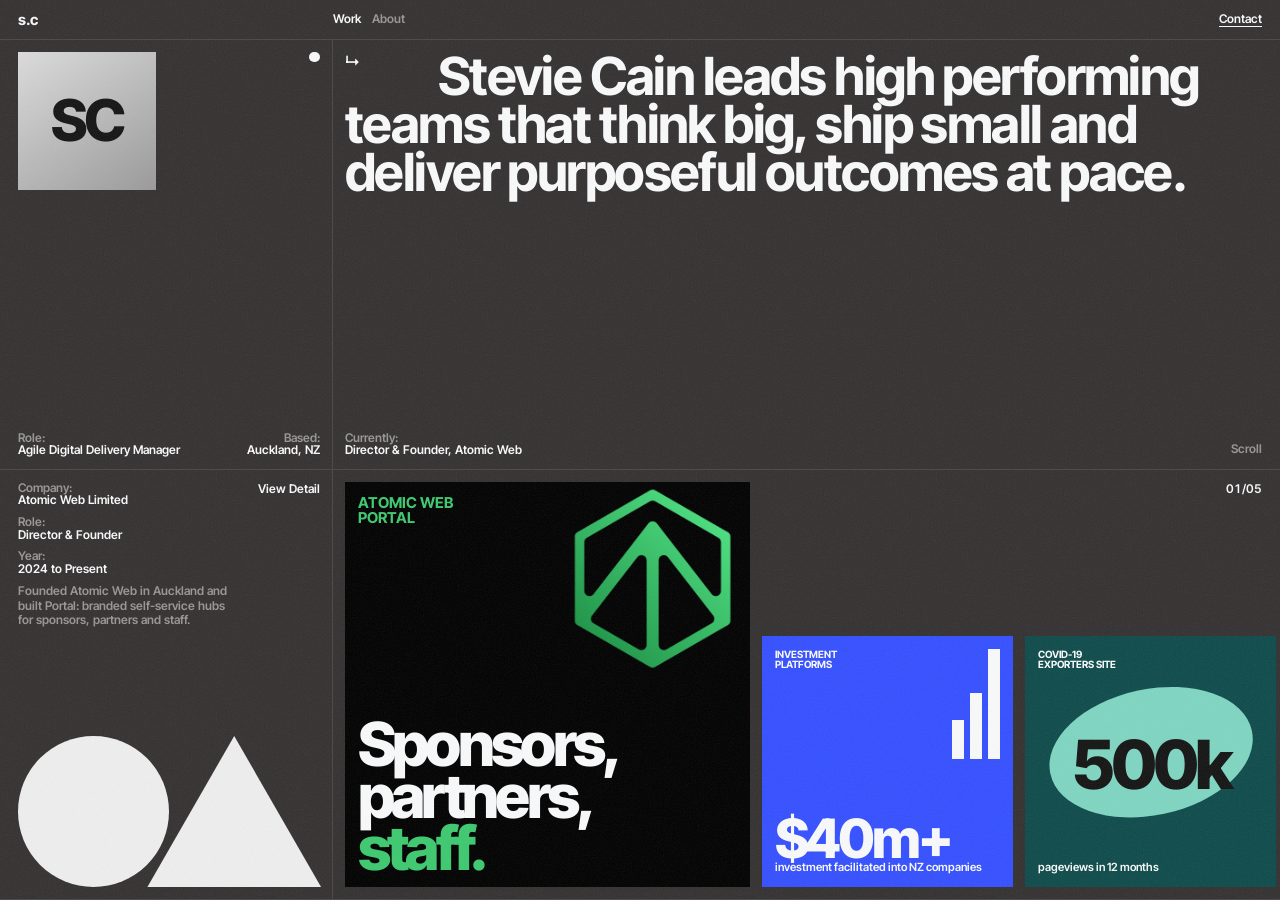
<file: index.html>
<!DOCTYPE html>
<html lang="en">
<head>
  <meta charset="UTF-8">
  <meta name="viewport" content="width=device-width, initial-scale=1.0">
  <title>Stevie Cain | Agile Digital Delivery Manager</title>
  <meta name="description" content="Stevie Cain is an Agile Digital Delivery Manager and founder of Atomic Web, based in Auckland, New Zealand. Leading high performing teams that think big and ship small.">
  <meta property="og:title" content="Stevie Cain | Agile Digital Delivery Manager">
  <meta property="og:description" content="Stevie Cain is an Agile Digital Delivery Manager and founder of Atomic Web, based in Auckland, New Zealand. Leading high performing teams that think big and ship small.">
  <meta name="theme-color" content="#343131">
  <link rel="icon" href="data:image/svg+xml,%3Csvg xmlns='http://www.w3.org/2000/svg' viewBox='0 0 64 64'%3E%3Crect width='64' height='64' fill='%23343131'/%3E%3Ctext x='50%25' y='56%25' font-family='Arial' font-weight='700' font-size='30' fill='%23F9FAFB' text-anchor='middle' dominant-baseline='middle'%3Es.c%3C/text%3E%3C/svg%3E">
  <link rel="preconnect" href="https://fonts.googleapis.com">
  <link rel="preconnect" href="https://fonts.gstatic.com" crossorigin>
  <link href="https://fonts.googleapis.com/css2?family=Inter+Tight:wght@400;500;600;700;800&display=swap" rel="stylesheet">
  <link rel="stylesheet" href="styles.css">
</head>
<body class="landing">

  <header class="row topbar">
    <div class="cell side"><a href="index.html" class="logo" aria-label="Stevie Cain, home">s.c</a></div>
    <div class="cell main">
      <nav class="nav" aria-label="Primary">
        <a href="index.html" class="active" aria-current="page">Work</a>
        <a href="about.html">About</a>
      </nav>
      <a href="mailto:steviecain@outlook.com" class="contact-link" data-contact>Contact</a>
    </div>
  </header>

  <main id="top">

    <!-- Hero -->
    <section class="row hero">
      <div class="cell side">
        <div class="hero-top">
          <div class="monogram" role="img" aria-label="Stevie Cain monogram">SC</div>
          <span class="status-dot" aria-hidden="true"></span>
        </div>
        <div class="cell-foot">
          <dl class="meta"><dt>Role:</dt><dd>Agile Digital Delivery Manager</dd></dl>
          <dl class="meta" style="text-align:right"><dt>Based:</dt><dd>Auckland, NZ</dd></dl>
        </div>
      </div>
      <div class="cell main">
        <div class="statement-wrap">
          <span class="arrow" aria-hidden="true">↳</span>
          <h1 class="statement">Stevie Cain leads high performing teams that think big, ship small and deliver purposeful outcomes at pace.</h1>
        </div>
        <div class="cell-foot">
          <dl class="meta"><dt>Currently:</dt><dd>Director &amp; Founder, Atomic Web</dd></dl>
          <span class="scroll-cue">Scroll</span>
        </div>
      </div>
    </section>

    <!-- Selected work -->
    <section class="row work" id="work" aria-label="Selected work">
      <div class="cell side">
        <div class="work-meta-top">
          <div class="work-meta" id="workMeta" aria-live="polite">
            <dl class="meta"><dt>Company:</dt><dd data-k="company">Atomic Web Limited</dd></dl>
            <dl class="meta"><dt>Role:</dt><dd data-k="role">Director &amp; Founder</dd></dl>
            <dl class="meta"><dt>Year:</dt><dd data-k="year">2024 to Present</dd></dl>
            <p class="work-summary" data-k="summary">Founded Atomic Web in Auckland and built Portal: branded self-service hubs for sponsors, partners and staff.</p>
          </div>
          <a href="about.html#experience" style="white-space:nowrap">View Detail</a>
        </div>
        <div class="shapes" aria-hidden="true">
          <span class="shape-circle"></span>
          <span class="shape-tri"></span>
        </div>
      </div>

      <div class="cell main">
        <span class="counter" id="counter">01/05</span>
        <div class="strip-viewport" id="stripViewport">
          <div class="strip" id="strip" aria-label="Selected projects">

            <a class="tile is-active t-atomic" href="https://atomicweb.co.nz" target="_blank" rel="noopener" draggable="false"
              aria-label="Atomic Web Portal, branded portals for sponsors, partners and staff. Visit atomicweb.co.nz (opens in a new tab)"
              data-company="Atomic Web Limited" data-role="Director &amp; Founder" data-year="2024 to Present"
              data-summary="Founded Atomic Web in Auckland and built Portal: branded self-service hubs for sponsors, partners and staff.">
              <img class="logo-mark" src="assets/atomic-web-logo.png" alt="" draggable="false">
              <span class="tile-kicker">Atomic Web<br>Portal</span>
              <span class="tile-big">Sponsors,<br>partners,<br><span>staff.</span></span>
              <span class="tile-pill" aria-hidden="true">Visit site ↗</span>
            </a>

            <a class="tile t-invest" href="about.html#nzte-ddm" draggable="false"
              aria-label="NZTE investment platforms, $40m+ facilitated"
              data-company="New Zealand Trade &amp; Enterprise" data-role="Digital Delivery Manager" data-year="2021 to Present"
              data-summary="End to end delivery of investment platforms aligned with NZTE strategy.">
              <span class="bars" aria-hidden="true"><span style="height:35%"></span><span style="height:60%"></span><span style="height:100%"></span></span>
              <span class="tile-kicker">Investment<br>platforms</span>
              <div>
                <div class="tile-big">$40m+</div>
                <div class="tile-cap">investment facilitated into NZ companies</div>
              </div>
              <span class="tile-pill" aria-hidden="true">View detail</span>
            </a>

            <a class="tile t-covid" href="about.html#nzte-covid" draggable="false"
              aria-label="COVID-19 Exporters website, 500k pageviews in 12 months"
              data-company="New Zealand Trade &amp; Enterprise" data-role="Website Delivery Lead" data-year="2019 to 2021"
              data-summary="Spearheaded the COVID-19 response website for New Zealand exporters.">
              <span class="blob" aria-hidden="true"></span>
              <span class="tile-kicker">COVID-19<br>Exporters site</span>
              <span class="tile-big">500k</span>
              <span class="tile-cap">pageviews in 12 months</span>
              <span class="tile-pill" aria-hidden="true">View detail</span>
            </a>

            <a class="tile t-micro" href="about.html#experience" draggable="false"
              aria-label="NZTE micro-sites and campaigns"
              data-company="New Zealand Trade &amp; Enterprise" data-role="Marketing Coordinator" data-year="2018 to 2019"
              data-summary="Micro-sites and campaign pages for Expo 2020, NZIBA and the International Trade website.">
              <span class="tile-kicker">Micro-sites &amp;<br>campaigns</span>
              <span class="stickers" aria-hidden="true">
                <span>EXPO 2020®</span><span>NZIBA®</span><span>EXPO 2020®</span><span>TRADE®</span>
              </span>
              <span class="tile-cap">Telling NZ brand stories</span>
              <span class="tile-pill" aria-hidden="true">View detail</span>
            </a>

            <a class="tile t-uk" href="about.html#consultant" draggable="false"
              aria-label="E-commerce and SEO consulting, Oxford UK"
              data-company="UK startup retailers" data-role="Digital Consultant" data-year="2014 to 2018"
              data-summary="Designed and managed e-commerce platforms and SEO for startup retailers across the UK.">
              <span class="tri" aria-hidden="true"></span>
              <span class="tile-kicker">E-commerce<br>&amp; SEO</span>
              <div>
                <div class="tile-big">Oxford,<br>UK</div>
                <div class="tile-cap">Self employed</div>
              </div>
              <span class="tile-pill" aria-hidden="true">View detail</span>
            </a>

          </div>
        </div>
      </div>
    </section>
  </main>

  <footer class="row">
    <div class="cell side"><span>© <span data-year-now>2026</span> Stevie Cain</span></div>
    <div class="cell main"><span>Auckland, NZ</span><a href="#top">Back to top ↑</a></div>
  </footer>

  <script src="main.js"></script>
</body>
</html>
</file>
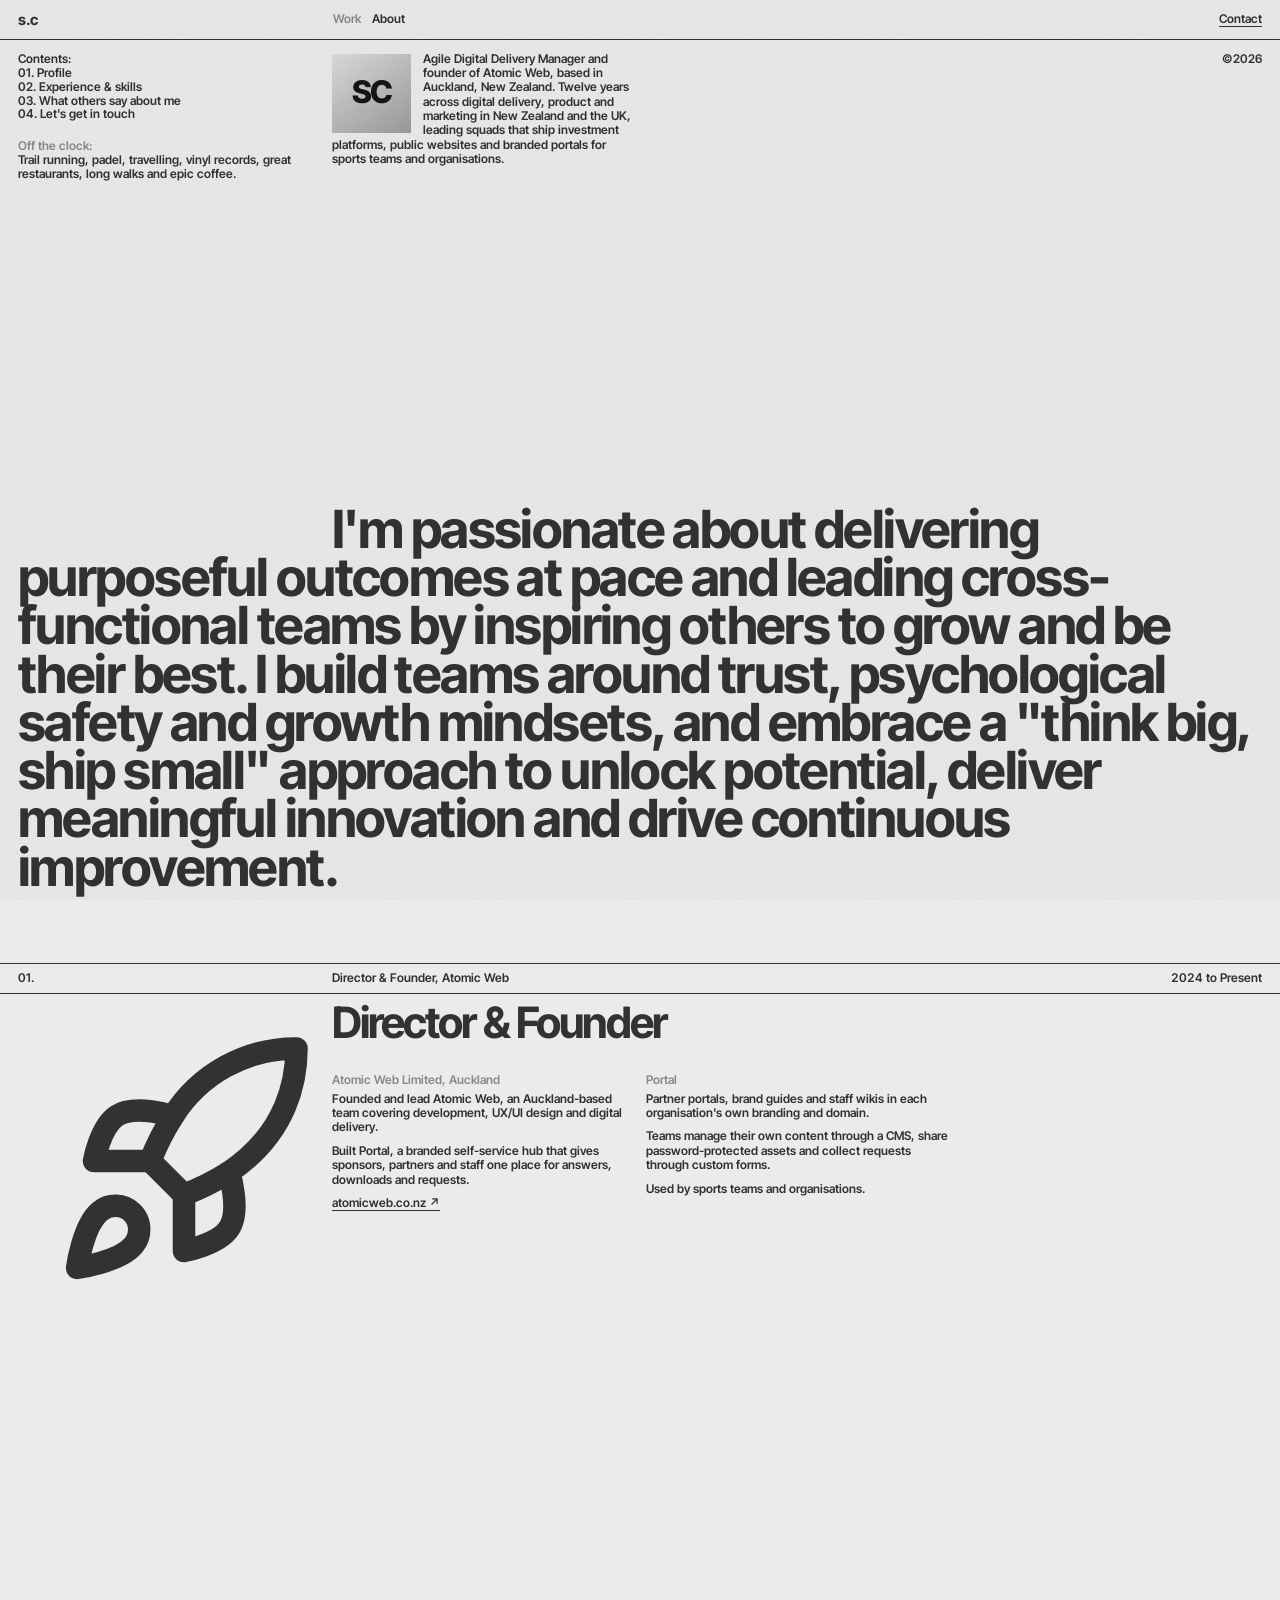
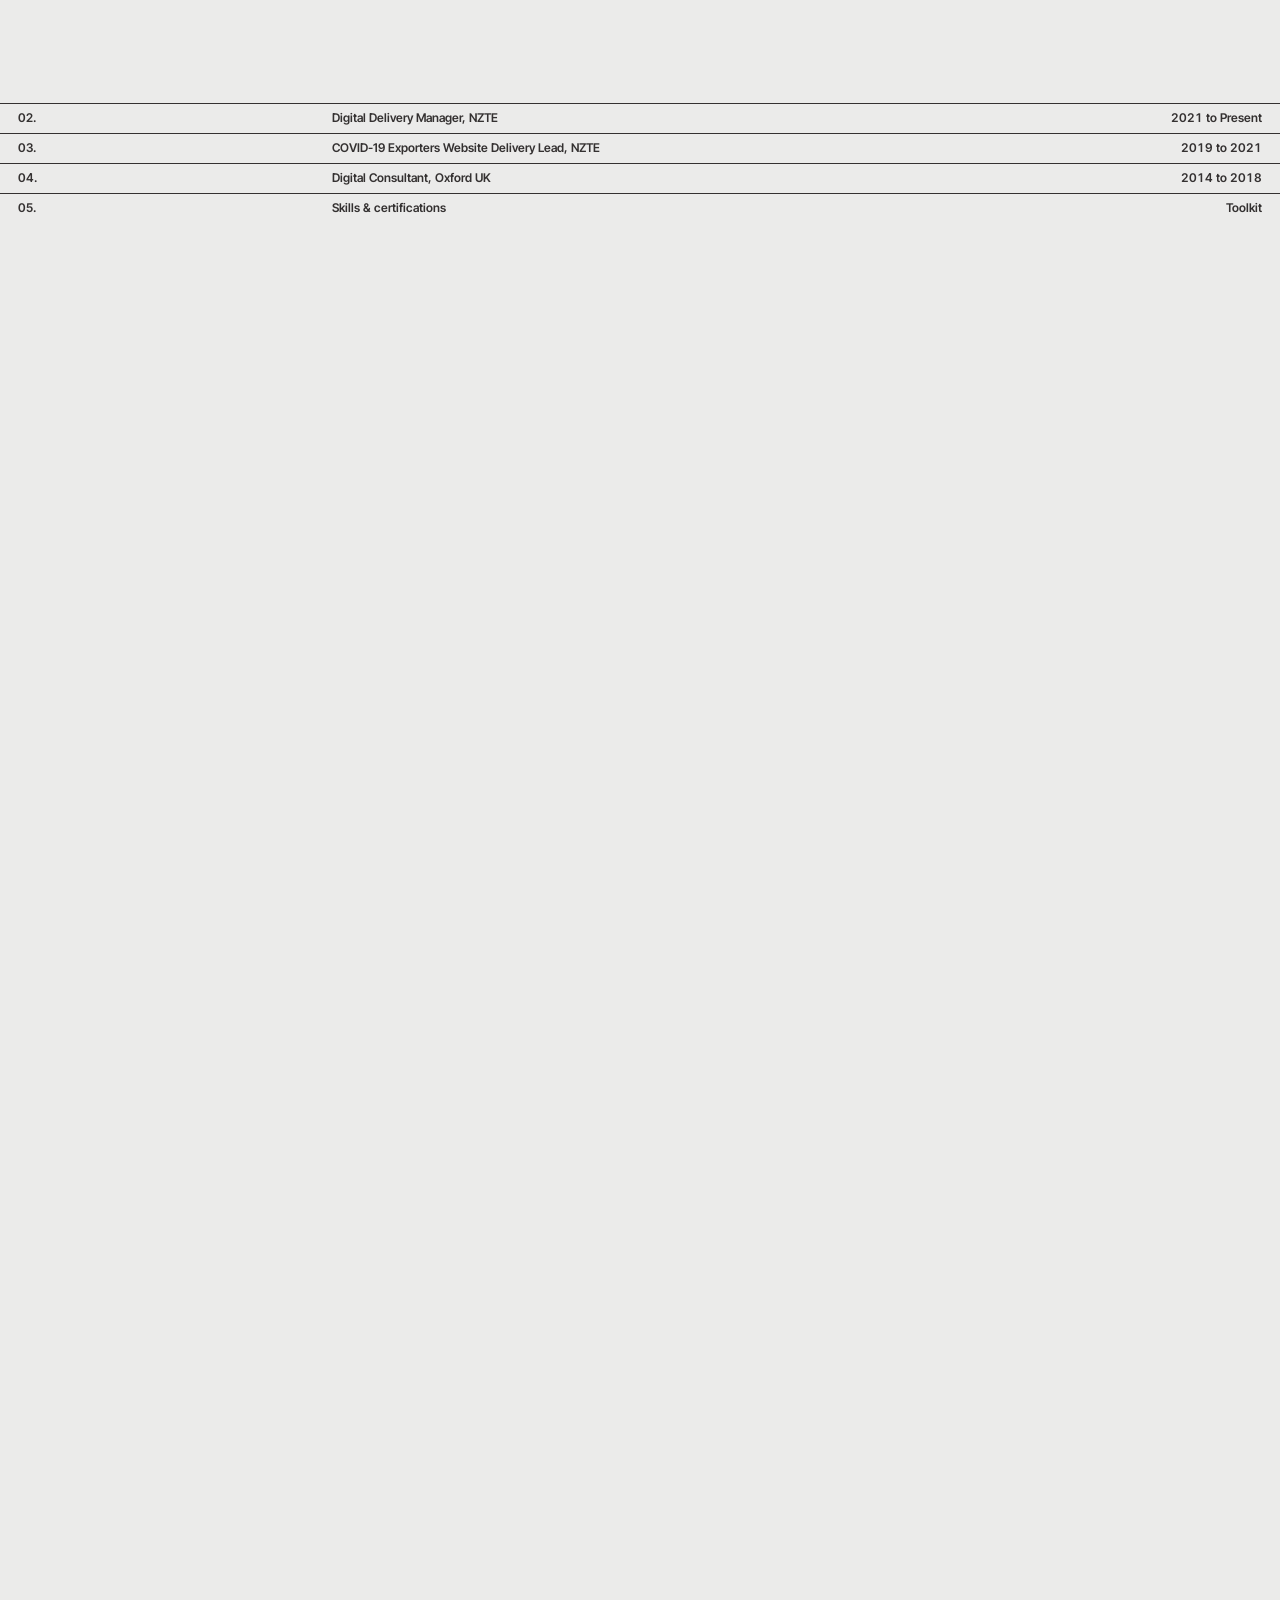
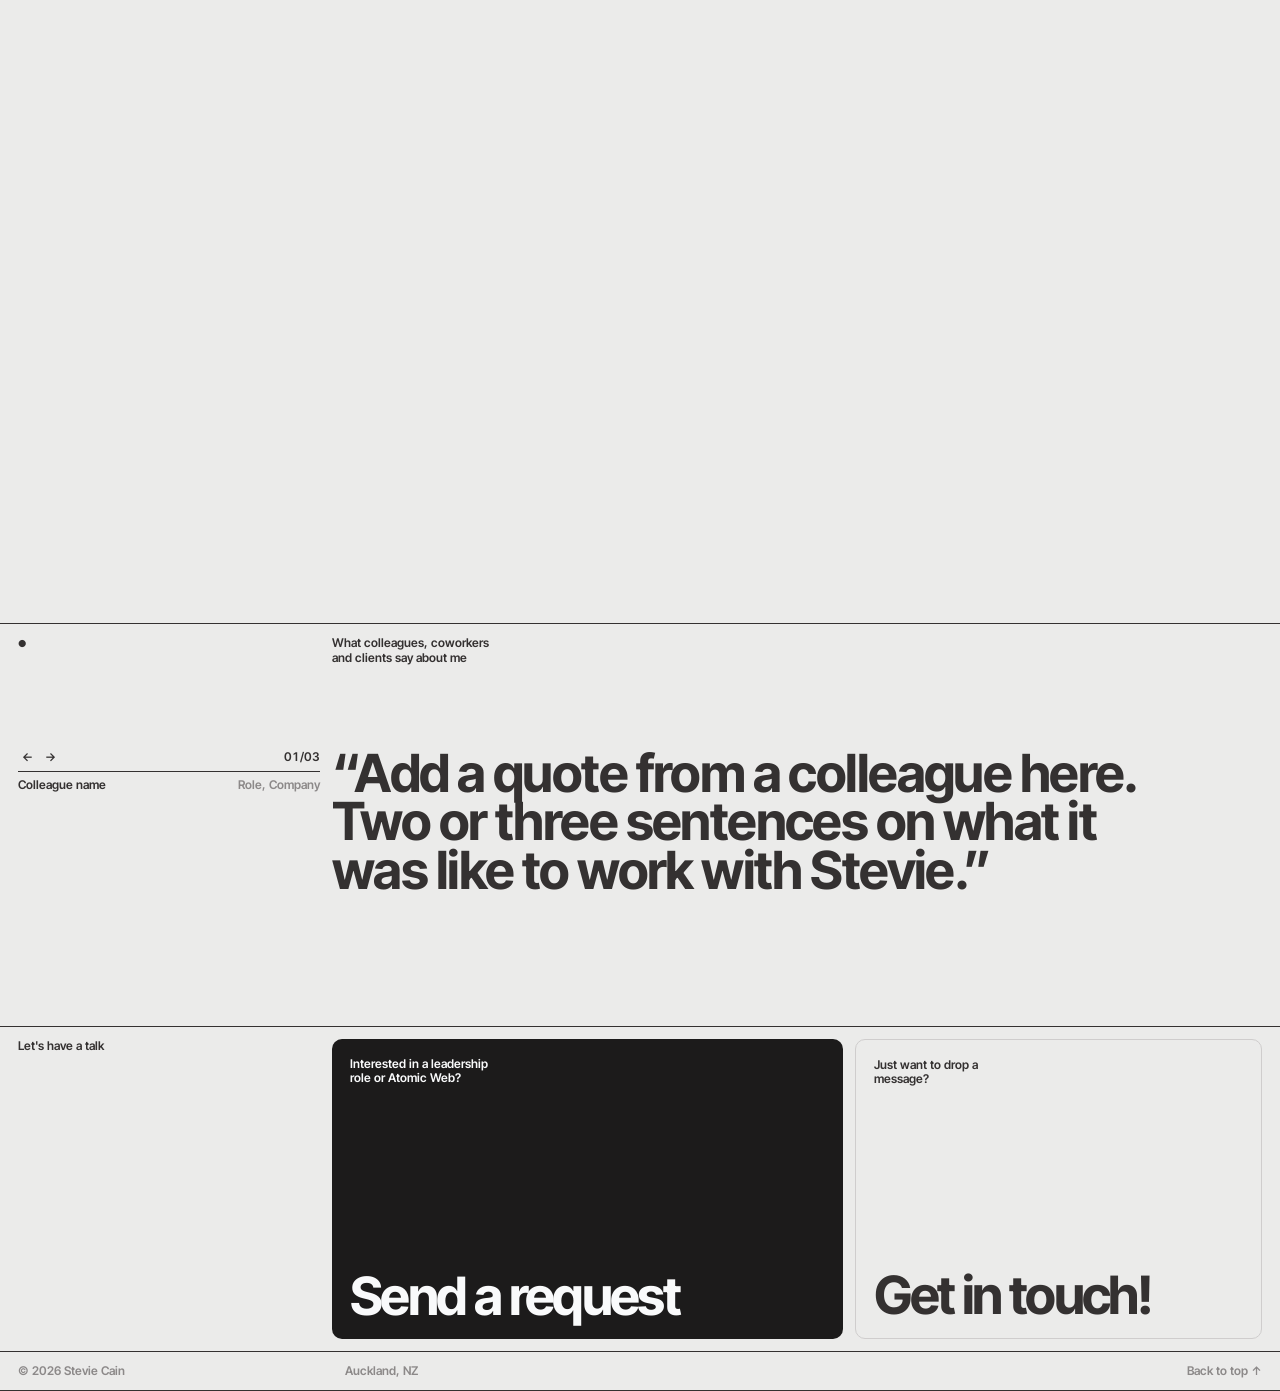
<file: about.html>
<!DOCTYPE html>
<html lang="en">
<head>
  <meta charset="UTF-8">
  <meta name="viewport" content="width=device-width, initial-scale=1.0">
  <title>About | Stevie Cain</title>
  <meta name="description" content="About Stevie Cain: experience, skills and certifications in agile digital delivery and people leadership.">
  <meta property="og:title" content="About | Stevie Cain">
  <meta property="og:description" content="About Stevie Cain: experience, skills and certifications in agile digital delivery and people leadership.">
  <meta name="theme-color" content="#EBEBEA">
  <link rel="icon" href="data:image/svg+xml,%3Csvg xmlns='http://www.w3.org/2000/svg' viewBox='0 0 64 64'%3E%3Crect width='64' height='64' fill='%23343131'/%3E%3Ctext x='50%25' y='56%25' font-family='Arial' font-weight='700' font-size='30' fill='%23F9FAFB' text-anchor='middle' dominant-baseline='middle'%3Es.c%3C/text%3E%3C/svg%3E">
  <link rel="preconnect" href="https://fonts.googleapis.com">
  <link rel="preconnect" href="https://fonts.gstatic.com" crossorigin>
  <link href="https://fonts.googleapis.com/css2?family=Inter+Tight:wght@400;500;600;700;800&display=swap" rel="stylesheet">
  <link rel="stylesheet" href="styles.css">
</head>
<body class="page-about">

  <header class="row topbar">
    <div class="cell side"><a href="index.html" class="logo" aria-label="Stevie Cain, home">s.c</a></div>
    <div class="cell main">
      <nav class="nav" aria-label="Primary">
        <a href="index.html">Work</a>
        <a href="about.html" class="active" aria-current="page">About</a>
      </nav>
      <a href="mailto:steviecain@outlook.com" class="contact-link" data-contact>Contact</a>
    </div>
  </header>

  <main id="top">

    <!-- Intro -->
    <section class="row intro" style="border-bottom:0">
      <div class="cell side">
        <p>Contents:</p>
        <ol class="contents">
          <li><a href="#profile">01. Profile</a></li>
          <li><a href="#experience">02. Experience &amp; skills</a></li>
          <li><a href="#quotes">03. What others say about me</a></li>
          <li><a href="#talk">04. Let's get in touch</a></li>
        </ol>
        <div class="interests">
          <p class="label">Off the clock:</p>
          <p>Trail running, padel, travelling, vinyl records, great restaurants, long walks and epic coffee.</p>
        </div>
      </div>
      <div class="cell main no-rule">
        <div class="intro-text">
          <div class="monogram" role="img" aria-label="Stevie Cain monogram">SC</div>
          <p>Agile Digital Delivery Manager and founder of Atomic Web, based in Auckland, New Zealand. Twelve years across digital delivery, product and marketing in New Zealand and the UK, leading squads that ship investment platforms, public websites and branded portals for sports teams and organisations.</p>
        </div>
        <p class="intro-year">©<span data-year-now>2026</span></p>
      </div>
    </section>

    <!-- Statement -->
    <section class="row statement-row" id="profile">
      <p class="big-statement">I'm passionate about delivering purposeful outcomes at pace and leading cross-functional teams by inspiring others to grow and be their best. I build teams around trust, psychological safety and growth mindsets, and embrace a "think big, ship small" approach to unlock potential, deliver meaningful innovation and drive continuous improvement.</p>
    </section>

    <!-- Experience chapters: on desktop these stack and open as you scroll -->
    <section class="chapters" id="experience" aria-label="Experience and skills">
      <div class="chapters-stage">

      <section class="chapter chapter-panel" id="atomic-web">
        <div class="row chapter-head">
          <span class="num">01.</span>
          <span class="title">Director &amp; Founder, Atomic Web</span>
          <span class="years">2024 to Present</span>
        </div>
        <div class="row chapter-body">
          <div class="cell side" aria-hidden="true">
            <span class="chapter-icon mi-rocket"><svg class="chapter-icon-main" viewBox="0 0 24 24" fill="none" stroke="currentColor" stroke-width="2" stroke-linecap="round" stroke-linejoin="round"><path class="mi-rocket-fire" d="M4.5 16.5c-1.5 1.26-2 5-2 5s3.74-.5 5-2c.71-.84.7-2.13-.09-2.91a2.18 2.18 0 0 0-2.91-.09z"/><path d="m12 15-3-3a22 22 0 0 1 2-3.95A12.88 12.88 0 0 1 22 2c0 2.72-.78 7.5-6 11a22.35 22.35 0 0 1-4 2z"/><path d="M9 12H4s.55-3.03 2-4c1.62-1.08 5 0 5 0"/><path d="M12 15v5s3.03-.55 4-2c1.08-1.62 0-5 0-5"/></svg></span>
          </div>
          <div class="cell main no-rule">
            <h2 class="chapter-title">Director &amp; Founder</h2>
            <div class="chapter-col">
              <p class="label">Atomic Web Limited, Auckland</p>
              <p>Founded and lead Atomic Web, an Auckland-based team covering development, UX/UI design and digital delivery.</p>
              <p>Built Portal, a branded self-service hub that gives sponsors, partners and staff one place for answers, downloads and requests.</p>
              <p><a href="https://atomicweb.co.nz" target="_blank" rel="noopener">atomicweb.co.nz ↗</a></p>
            </div>
            <div class="chapter-col">
              <p class="label">Portal</p>
              <p>Partner portals, brand guides and staff wikis in each organisation's own branding and domain.</p>
              <p>Teams manage their own content through a CMS, share password-protected assets and collect requests through custom forms.</p>
              <p>Used by sports teams and organisations.</p>
            </div>
          </div>
        </div>
      </section>

      <section class="chapter chapter-panel" id="nzte-ddm">
        <div class="row chapter-head">
          <span class="num">02.</span>
          <span class="title">Digital Delivery Manager, NZTE</span>
          <span class="years">2021 to Present</span>
        </div>
        <div class="row chapter-body">
          <div class="cell side" aria-hidden="true">
            <span class="chapter-icon mi-gantt"><svg class="chapter-icon-main" viewBox="0 0 24 24" fill="none" stroke="currentColor" stroke-width="2" stroke-linecap="round" stroke-linejoin="round"><path class="mi-gantt-line" d="M8 6h10"/><path class="mi-gantt-line" d="M6 12h9"/><path class="mi-gantt-line" d="M11 18h7"/></svg></span>
          </div>
          <div class="cell main no-rule">
            <h2 class="chapter-title">Digital Delivery Manager</h2>
            <div class="chapter-col">
              <p class="label">New Zealand Trade &amp; Enterprise, Auckland</p>
              <p>Lead a high performing digital product delivery squad, delivering efficiently within budget and achieving strategic outcomes.</p>
              <p>Orchestrate end to end delivery of investment platforms aligned with NZTE strategy, facilitating $40m+ of investment into New Zealand companies.</p>
              <p>People Leader for seven technical direct reports, unlocking potential through individually tailored approaches.</p>
              <p>Developed a new competency framework for Software Developers highlighting career growth and professional development.</p>
            </div>
            <div class="chapter-col">
              <p class="label spacer" aria-hidden="true">&nbsp;</p>
              <p>Collaborate with Product Managers and Delivery Leads on timely delivery, risk management and a collaborative team culture.</p>
              <p>Translate complex technical solutions into clear language for stakeholders across the SDLC.</p>
              <p>Build strong stakeholder trust and challenge conventional approaches for continuous improvement.</p>
            </div>
          </div>
        </div>
      </section>

      <section class="chapter chapter-panel" id="nzte-covid">
        <div class="row chapter-head">
          <span class="num">03.</span>
          <span class="title">COVID-19 Exporters Website Delivery Lead, NZTE</span>
          <span class="years">2019 to 2021</span>
        </div>
        <div class="row chapter-body">
          <div class="cell side" aria-hidden="true">
            <span class="chapter-icon mi-layout"><svg class="chapter-icon-main" viewBox="0 0 24 24" fill="none" stroke="currentColor" stroke-width="2" stroke-linecap="round" stroke-linejoin="round"><rect class="mi-layout-top" width="18" height="7" x="3" y="3" rx="1"/><rect class="mi-layout-left" width="9" height="7" x="3" y="14" rx="1"/><rect class="mi-layout-right" width="5" height="7" x="16" y="14" rx="1"/></svg></span>
          </div>
          <div class="cell main no-rule">
            <h2 class="chapter-title">COVID-19 Exporters Website Delivery Lead</h2>
            <div class="chapter-col">
              <p class="label">New Zealand Trade &amp; Enterprise, Auckland</p>
              <p>Spearheaded the NZTE COVID-19 response website, generating 500k pageviews over 12 months.</p>
              <p>Enhanced the platform with new features and updates alongside stakeholders across multiple time zones.</p>
            </div>
            <div class="chapter-col">
              <p class="label spacer" aria-hidden="true">&nbsp;</p>
              <p>Collaborated with agency developers and internal teams to ship features that made life easier for end users.</p>
            </div>
          </div>
        </div>
      </section>

      <section class="chapter chapter-panel" id="consultant">
        <div class="row chapter-head">
          <span class="num">04.</span>
          <span class="title">Digital Consultant, Oxford UK</span>
          <span class="years">2014 to 2018</span>
        </div>
        <div class="row chapter-body">
          <div class="cell side" aria-hidden="true">
            <span class="chapter-icon mi-question"><svg class="chapter-icon-main" viewBox="0 0 24 24" fill="none" stroke="currentColor" stroke-width="2" stroke-linecap="round" stroke-linejoin="round"><g class="mi-question-group"><path d="M7.9 20A9 9 0 1 0 4 16.1L2 22Z"/><path class="mi-question-mark" d="M9.09 9a3 3 0 0 1 5.83 1c0 2-3 3-3 3"/><path d="M12 17h.01"/></g></svg></span>
          </div>
          <div class="cell main no-rule">
            <h2 class="chapter-title">Digital Consultant</h2>
            <div class="chapter-col">
              <p class="label">Self employed, Oxford, United Kingdom</p>
              <p>Designed and managed e-commerce platforms for startup retailers throughout the UK, driving online sales growth.</p>
              <p>Provided ongoing website maintenance and support for optimal performance.</p>
            </div>
            <div class="chapter-col">
              <p class="label spacer" aria-hidden="true">&nbsp;</p>
              <p>Implemented SEO best practice, significantly improving rankings and organic traffic.</p>
              <p>Ran detailed client consultations to tailor functionality and design to each business.</p>
            </div>
          </div>
        </div>
      </section>

    <section class="chapter chapter-panel" id="skills">
      <div class="row chapter-head">
        <span class="num">05.</span>
        <span class="title">Skills &amp; certifications</span>
        <span class="years">Toolkit</span>
      </div>
      <div class="row chapter-body">
        <div class="cell side" aria-hidden="true">
          <span class="chapter-icon mi-badge"><svg class="chapter-icon-main" viewBox="0 0 24 24" fill="none" stroke="currentColor" stroke-width="2" stroke-linecap="round" stroke-linejoin="round"><path class="mi-badge-shape" d="M3.85 8.62a4 4 0 0 1 4.78-4.77 4 4 0 0 1 6.74 0 4 4 0 0 1 4.78 4.78 4 4 0 0 1 0 6.74 4 4 0 0 1-4.77 4.78 4 4 0 0 1-6.75 0 4 4 0 0 1-4.78-4.77 4 4 0 0 1 0-6.76Z"/><path class="mi-badge-check" d="m9 12 2 2 4-4"/></svg></span>
        </div>
        <div class="cell main no-rule">
          <h2 class="chapter-title">Skills &amp; certifications</h2>
          <div class="chapter-col">
            <p class="label">Skills</p>
            <p>Certified in Scrum and Agile Methodology</p>
            <p>People Leadership and Coaching</p>
            <p>Software Development Life Cycle Management</p>
            <p>Simplifying Complex Problems</p>
            <p>Management of Operating Budgets</p>
            <p>Software Delivery Tools: DevOps, Jira, Confluence, Miro, AI tooling</p>
            <p>Project Road Mapping and People Allocation</p>
            <p>Cross-Team Collaboration</p>
            <p>Continuous Improvement Initiatives</p>
            <p>Change Management</p>
          </div>
          <div class="chapter-col">
            <p class="label">Certifications &amp; courses</p>
            <p class="pair"><span>ICAgile Certified Professional</span><span>Agile Project &amp; Delivery</span></p>
            <p class="pair"><span>Certified SAFe Practitioner</span><span>Scrum</span></p>
            <p class="pair"><span>AI mini-MBA</span><span>Section AI</span></p>
            <p class="pair"><span>Generative AI Business Strategy</span><span>Section AI</span></p>
            <p class="pair"><span>Coaching &amp; Feedback for Impact</span><span>NZTE</span></p>
            <p class="pair"><span>Contentful CMS</span><span>Certified Professional</span></p>
          </div>
        </div>
      </div>
    </section>

      </div>
    </section>

    <!-- Quotes (placeholders until real quotes are added) -->
    <section class="quotes" id="quotes" aria-roledescription="carousel" aria-label="What colleagues, coworkers and clients say about me">
      <div class="row quotes-head">
        <span class="side" aria-hidden="true">●</span>
        <p class="main no-rule">What colleagues, coworkers<br>and clients say about me</p>
      </div>
      <div class="row quotes-body">
        <div class="cell side">
          <div class="quote-nav">
            <div class="quote-arrows">
              <button type="button" class="quote-btn" data-quote-prev aria-label="Previous quote">←</button>
              <button type="button" class="quote-btn" data-quote-next aria-label="Next quote">→</button>
            </div>
            <span class="quote-count" data-quote-count>01/03</span>
          </div>
          <div class="quote-who">
            <span data-quote-name>Colleague name</span>
            <span data-quote-role class="label">Role, Company</span>
          </div>
        </div>
        <div class="cell main no-rule">
          <blockquote class="quote-text" data-quote-text aria-live="polite">“Add a quote from a colleague here. Two or three sentences on what it was like to work with Stevie.”</blockquote>
        </div>
      </div>
      <template data-quotes>
        <figure data-name="Colleague name" data-role="Role, Company">“Add a quote from a colleague here. Two or three sentences on what it was like to work with Stevie.”</figure>
        <figure data-name="Team member name" data-role="Role, Company">“Add a quote from someone in your team here. What changed for them while working with you?”</figure>
        <figure data-name="Client or partner name" data-role="Role, Company">“Add a quote from a client or partner here. What did your delivery make possible for them?”</figure>
      </template>
    </section>

    <!-- Contact -->
    <section class="row talk" id="talk">
      <div class="cell side"><p>Let's have a talk</p></div>
      <div class="cell cards">
        <button type="button" class="card card-dark" data-contact="business">
          <small>Interested in a leadership role or Atomic Web?</small>
          <strong>Send a request</strong>
        </button>
        <button type="button" class="card card-light" data-contact="message">
          <small>Just want to drop a message?</small>
          <strong>Get in touch!</strong>
        </button>
      </div>
    </section>
  </main>

  <footer class="row">
    <div class="cell side"><span>© <span data-year-now>2026</span> Stevie Cain</span></div>
    <div class="cell main"><span>Auckland, NZ</span><a href="#top">Back to top ↑</a></div>
  </footer>

  <script src="main.js"></script>
</body>
</html>
</file>
<file: styles.css>
/* Layout system measured from the reference: a 12 column grid that scales
   with the viewport. 1u = 100vw / 108 (13.33px at 1440px wide). */
:root {
  color-scheme: dark;
  --u: clamp(12px, calc(100vw / 108), 18px);
  --pad-x: calc(var(--u) * 1.5);
  --col: calc((100vw - var(--pad-x) * 2 - var(--u) * 11) / 12);

  --bg: #343131;
  --line: #4A4747;
  --text: #F9FAFB;
  --muted: #979595;
  --font: 'Inter Tight', 'Helvetica Neue', Helvetica, Arial, sans-serif;

  --c-green: #3DC96F;
  --c-blue: #3550FF;
  --c-teal: #0E4B4B;
  --c-pink: #FF8FC8;
  --c-red: #E8343A;
  --c-ink: #141414;
}
body.page-about {
  color-scheme: light;
  --bg: #EBEBEA;
  --line: #343131;
  --text: #343131;
  --muted: #8C8989;
}

*, *::before, *::after { box-sizing: border-box; margin: 0; padding: 0; }
html { scroll-behavior: smooth; }
body {
  background: var(--bg);
  color: var(--text);
  font-family: var(--font);
  font-size: var(--u);
  font-weight: 600;
  line-height: 1.21;
  -webkit-font-smoothing: antialiased;
  overflow-x: hidden;
}
a { color: inherit; text-decoration: none; }
ul, ol { list-style: none; }
button { font: inherit; color: inherit; }

/* Film grain */
body::after {
  content: '';
  position: fixed; inset: 0; z-index: 100; pointer-events: none;
  opacity: 0.09;
  background-image: url("data:image/svg+xml,%3Csvg xmlns='http://www.w3.org/2000/svg' width='240' height='240'%3E%3Cfilter id='n'%3E%3CfeTurbulence type='fractalNoise' baseFrequency='0.85' numOctaves='3' stitchTiles='stitch'/%3E%3C/filter%3E%3Crect width='100%25' height='100%25' filter='url(%23n)'/%3E%3C/svg%3E");
}
body.page-about::after { opacity: 0.16; mix-blend-mode: multiply; }

/* ---------- Grid ---------- */
.row {
  display: grid;
  grid-template-columns: repeat(12, minmax(0, 1fr));
  column-gap: var(--u);
  padding-inline: var(--pad-x);
  border-bottom: 1px solid var(--line);
}
.cell { min-width: 0; padding-block: var(--u); }
.side { grid-column: 1 / 4; }
.main { grid-column: 4 / 13; border-left: 1px solid var(--line); padding-left: var(--u); }
.main.no-rule { border-left: 0; padding-left: 0; }

.label, .meta dt { color: var(--muted); }
.meta { line-height: 1.05; }
.meta dt, .meta dd { display: block; }
.meta + .meta { margin-top: calc(var(--u) * 0.75); }
.u-link { border-bottom: 1px solid currentColor; padding-bottom: 1px; }

/* ---------- Top bar ---------- */
.topbar {
  position: sticky; top: 0; z-index: 50;
  background: var(--bg);
}
.topbar .cell { display: flex; align-items: center; }
.topbar .main { border-left-color: transparent; padding-left: 0; justify-content: space-between; }
.topbar .cell { line-height: 1.21; }
.logo { font-weight: 700; font-size: calc(var(--u) * 1.25); letter-spacing: -0.02em; line-height: 0.9; }
.nav { display: flex; gap: calc(var(--u) * 0.9); }
.nav a { color: var(--muted); transition: color .2s; }
.nav a:hover, .nav a.active { color: var(--text); }
.contact-link { text-decoration: underline; text-decoration-thickness: 1px; text-underline-offset: 3px; }

/* ---------- Landing: exactly one screen on desktop ---------- */
.hero .cell, .work .cell { display: flex; flex-direction: column; justify-content: space-between; gap: calc(var(--u) * 2); }
.hero-top { display: flex; justify-content: space-between; align-items: flex-start; }
.monogram {
  width: min(calc(var(--u) * 11.5), 17svh); max-width: 100%; aspect-ratio: 1;
  background: linear-gradient(145deg, #dcdcdc 0%, #9a9a9a 100%);
  color: var(--c-ink);
  display: grid; place-items: center;
  font-weight: 800; font-size: calc(var(--u) * 4.8); letter-spacing: -0.06em;
}
.status-dot {
  width: calc(var(--u) * 0.9); height: calc(var(--u) * 0.9); border-radius: 50%; background: var(--text);
  animation: pulse 2.4s ease-in-out infinite;
}
@keyframes pulse { 50% { opacity: .35; } }
.cell-foot { display: flex; justify-content: space-between; align-items: flex-end; gap: var(--u); }

.statement-wrap { position: relative; }
.arrow { position: absolute; left: 0; top: 0.15em; font-size: calc(var(--u) * 1.3); line-height: 1; }
.statement {
  font-weight: 700;
  /* Scales with width like the reference, capped by height for short windows */
  font-size: min(calc(var(--u) * 4.375), 6.5svh);
  line-height: 0.92;
  letter-spacing: -0.03em;
  text-indent: var(--col);
  max-width: 17.5em;
}
.scroll-cue { color: var(--muted); }

/* Work row */
.work .side { justify-content: space-between; }
.work-meta-top { display: flex; justify-content: space-between; gap: var(--u); }
.work-meta { transition: opacity .25s ease; }
.work-meta.fading { opacity: 0; }
.work-summary { color: var(--muted); max-width: 28ch; margin-top: calc(var(--u) * 0.75); line-height: 1.21; }
/* Shapes take whatever height is left under the meta, so they never push
   the row taller than the window */
.shapes { flex: 1 1 0; min-height: 0; display: flex; align-items: flex-end; }
.shape-circle { height: min(100%, calc(var(--col) * 1.5 + var(--u))); aspect-ratio: 1; border-radius: 50%; background: #efefef; }
.shape-tri {
  height: min(100%, calc(var(--col) * 1.5 + var(--u))); aspect-ratio: 1.15; margin-left: calc(var(--u) * -1.8);
  background: #efefef;
  clip-path: polygon(50% 0, 100% 100%, 0 100%);
}

.work .main { position: relative; padding-right: 0; justify-content: flex-start; }
.counter { position: absolute; top: var(--u); right: 0; z-index: 3; font-variant-numeric: tabular-nums; }
.strip-viewport {
  flex: 1; min-height: 0;
  margin-right: calc(var(--pad-x) * -1);
  overflow: hidden;
  touch-action: pan-y;
  cursor: grab;
}
.strip-viewport.dragging { cursor: grabbing; }
.strip {
  --row-h: 400px;
  --small: calc(var(--row-h) * 0.62);
  display: flex; align-items: flex-end; gap: var(--u);
  height: 100%;
  transform: translateX(calc((var(--small) + var(--u)) * var(--i, 0) * -1));
  transition: transform .8s cubic-bezier(.7, 0, .2, 1);
}

/* ---------- Tiles ---------- */
.tile {
  flex: 0 0 auto;
  width: var(--small); height: var(--small);
  position: relative; overflow: hidden;
  display: flex; flex-direction: column; justify-content: space-between;
  padding: calc(var(--u) * 1.05);
  container-type: size;
  transition: width .8s cubic-bezier(.7, 0, .2, 1), height .8s cubic-bezier(.7, 0, .2, 1);
  -webkit-user-drag: none; user-select: none;
}
.tile.is-active { width: var(--row-h); height: var(--row-h); }
.tile img { -webkit-user-drag: none; }
.tile:focus-visible { outline: 2px solid var(--text); outline-offset: 3px; }
.tile-kicker { font-weight: 700; font-size: clamp(10px, 4.4cqw, 15px); text-transform: uppercase; line-height: 1; position: relative; z-index: 1; }
.tile-big { font-weight: 800; letter-spacing: -0.06em; line-height: 0.85; position: relative; z-index: 1; }
.tile-cap { font-weight: 600; font-size: clamp(10px, 5cqw, 16px); position: relative; z-index: 1; }
.tile-pill {
  position: absolute; left: 50%; top: 50%; z-index: 4;
  transform: translate(-50%, -50%) scale(.85);
  background: #F6C9DA; color: var(--c-ink);
  border-radius: 999px; padding: 6px 12px;
  font-weight: 600; font-size: 13px; white-space: nowrap;
  opacity: 0; transition: opacity .25s ease, transform .25s ease;
  pointer-events: none;
}
.tile.is-active:hover .tile-pill, .tile.is-active:focus-visible .tile-pill { opacity: 1; transform: translate(-50%, -50%); }

.t-atomic { background: #000; color: var(--text); }
.t-atomic .logo-mark { position: absolute; right: -4%; top: -4%; width: 56%; height: auto; pointer-events: none; }
.t-atomic .tile-kicker { color: var(--c-green); }
.t-atomic .tile-big { font-size: 16cqw; }
.t-atomic .tile-big span { color: var(--c-green); }

.t-invest { background: var(--c-blue); color: #F9FAFB; }
.t-invest .tile-big { font-size: 24cqw; }
.t-invest .bars { position: absolute; right: 5.6cqw; top: 5.6cqw; display: flex; align-items: flex-end; gap: 2.4cqw; height: 44%; }
.t-invest .bars span { width: 5.6cqw; background: #F9FAFB; }

.t-covid { background: var(--c-teal); color: #F9FAFB; }
.t-covid .blob {
  position: absolute; left: 50%; top: 46%; transform: translate(-50%, -50%) rotate(-12deg);
  width: 82%; height: 50%; border-radius: 50%; background: #7FD6C2;
}
.t-covid .tile-big { font-size: 30cqw; color: var(--c-ink); text-align: center; }

.t-micro { background: var(--c-ink); color: var(--c-pink); }
.t-micro .stickers { position: absolute; inset: 16% -8% 12%; display: flex; flex-direction: column; justify-content: center; gap: 2.4cqw; }
.t-micro .stickers span {
  background: var(--c-pink); color: var(--c-ink);
  font-weight: 800; font-size: 6.8cqw; letter-spacing: -0.03em;
  padding: 1.2cqw 3.2cqw; align-self: center; white-space: nowrap;
}
.t-micro .stickers span:nth-child(odd) { transform: rotate(-9deg); }
.t-micro .stickers span:nth-child(even) { transform: rotate(7deg) translateX(5.6cqw); }
.t-micro .tile-cap { color: var(--c-pink); }

.t-uk { background: var(--c-red); color: #F9FAFB; }
.t-uk .tile-big { font-size: 25cqw; }
.t-uk .tri {
  position: absolute; right: -10%; bottom: -6%; width: 70%; aspect-ratio: 1.1;
  background: var(--c-ink); clip-path: polygon(50% 0, 100% 100%, 0 100%);
}

/* ---------- About page ---------- */
.intro .main { display: grid; grid-template-columns: repeat(9, minmax(0, 1fr)); column-gap: var(--u); }
.contents li a:hover { text-decoration: underline; }
.contents, .interests { line-height: 1.15; }
.interests { margin-top: calc(var(--u) * 1.5); }
.intro-text { grid-column: 1 / 4; line-height: 1.2; }
.intro-text .monogram { float: left; width: calc(var(--u) * 6.6); font-size: calc(var(--u) * 2.6); margin: 2px var(--u) 4px 0; }
.intro-year { grid-column: 9 / 10; text-align: right; }

.big-statement {
  grid-column: 1 / -1;
  padding-block: calc(var(--u) * 26) calc(var(--u) * 6);
  font-weight: 700;
  font-size: calc(var(--u) * 4.375);
  line-height: 0.92;
  letter-spacing: -0.03em;
  text-indent: calc(var(--col) * 3 + var(--u) * 3);
}
.statement-row { border-bottom: 0; }

.chapter { scroll-margin-top: calc(var(--bar-h, 44px) - 1px); }
.chapter-head {
  position: sticky; top: calc(var(--bar-h, 44px) - 1px); z-index: 10;
  background: var(--bg);
  border-top: 1px solid var(--line);
  border-bottom: 1px solid var(--line);
  padding-block: calc(var(--u) * 0.6);
  margin-top: 3px;
}
.chapter-head > * { min-width: 0; }
.chapter-head .num { grid-column: 1 / 4; }
.chapter-head .title { grid-column: 4 / 10; }
.chapter-head .years { grid-column: 10 / 13; text-align: right; font-variant-numeric: tabular-nums; }

.chapter-body { border-bottom: 0; min-height: calc(var(--u) * 50); }
.chapter-body .side { position: relative; overflow: hidden; padding: 0; margin-left: calc(var(--pad-x) * -1); }
.chapter-body .main { display: grid; grid-template-columns: repeat(9, minmax(0, 1fr)); column-gap: var(--u); align-content: start; padding-block: calc(var(--u) * 0.6) calc(var(--u) * 4); }
.chapter-title {
  grid-column: 1 / -1;
  font-weight: 700; font-size: calc(var(--u) * 3.6); line-height: 1; letter-spacing: -0.045em;
  margin-bottom: calc(var(--u) * 2.4);
}
.chapter-col { grid-column: span 3; line-height: 1.2; display: flex; flex-direction: column; gap: calc(var(--u) * 0.75); }
.chapter-col .label { margin-bottom: calc(var(--u) * -0.4); }
.chapter-col a { border-bottom: 1px solid currentColor; }
.chapter-col .pair { display: flex; justify-content: space-between; gap: var(--u); }
.chapter-col .pair span:last-child { color: var(--muted); text-align: right; }

/* Chapter stack (desktop): the stage pins under the top bar and each
   chapter slides up over the previous one as the page scrolls */
.chapters { position: relative; }
.chapters.is-stacked .chapters-stage {
  position: sticky; top: var(--bar-h, 44px);
  height: calc(100vh - var(--bar-h, 44px));
  height: calc(100svh - var(--bar-h, 44px));
  overflow: hidden;
}
.chapters.is-stacked .chapter-panel {
  position: absolute; left: 0; right: 0; top: 0;
  background: var(--bg);
  overflow: hidden;
  will-change: transform;
}
.chapters.is-stacked .chapter-panel::after {
  content: ''; position: absolute; inset: 0; pointer-events: none;
  background: #000; opacity: calc(var(--dim, 0) * 0.08);
}
.chapters.is-stacked .chapter-head { position: relative; top: auto; margin-top: 0; border-bottom: 0; }
.chapters.is-stacked .chapter-body { min-height: 0; height: 100%; border-top: 1px solid var(--line); }

/* Chapter icons: animated line icons drawn large in the left column.
   Icons from Moving Icons (MIT, (c) 2024 jis3r), based on Lucide (ISC).
   Each animates while its chapter is the open one (.is-current). */
.chapter-icon {
  position: absolute; left: calc(var(--pad-x) + var(--u) * 2.6); top: calc(var(--u) * 4.2);
  width: calc(var(--u) * 22.5); aspect-ratio: 1;
  color: var(--text);
}
.chapters.is-stacked .chapter-icon { top: calc(var(--u) * 2.7); }
.chapter-icon svg { position: absolute; inset: 0; width: 100%; height: 100%; overflow: visible; }

/* Rocket: drifts and the flame flickers, on a loop */
.is-current .mi-rocket .chapter-icon-main > path { animation: mi-rocket 6s ease-in-out infinite alternate; }
.is-current .mi-rocket .chapter-icon-main > .mi-rocket-fire { animation: mi-rocket 6s ease-in-out infinite alternate, mi-rocket-fire 2s ease infinite; }
@keyframes mi-rocket {
  0%, 100% { transform: translate(0, 0); }
  15% { transform: translate(0, -3px); }
  30% { transform: translate(-3px, 0); }
  45% { transform: translate(2px, -2px); }
  60% { transform: translate(-2px, -3px); }
  75% { transform: translate(1px, -1px); }
  90% { transform: translate(-1px, -2px); }
}
@keyframes mi-rocket-fire {
  0%, 100% { d: path('M4.5 16.5c-1.5 1.26-2 5-2 5s3.74-.5 5-2c.71-.84.7-2.13-.09-2.91a2.18 2.18 0 0 0-2.91-.09z'); }
  20% { d: path('M4.5 16.5c-1.5 1.26-3 5.5-3 5.5s4.74-1 6-2.5c.71-.84.7-2.13-.09-2.91a2.18 2.18 0 0 0-2.91-.09z'); }
  50% { d: path('M4.5 16.5c-1.5 1.26-2.2 4.8-2.2 4.8s3.94-0.3 5.2-1.8c.71-.84.7-2.13-.09-2.91a2.18 2.18 0 0 0-2.91-.09z'); }
  80% { d: path('M4.5 16.5c-1.5 1.26-2.8 5.2-2.8 5.2s4.54-0.7 5.8-2.2c.71-.84.7-2.13-.09-2.91a2.18 2.18 0 0 0-2.91-.09z'); }
}

/* Gantt chart: the three bars draw in one after another */
.mi-gantt .chapter-icon-main .mi-gantt-line { stroke-dasharray: 10; stroke-dashoffset: 0; }
.is-current .mi-gantt .chapter-icon-main .mi-gantt-line { animation: mi-gantt .6s ease both; }
.is-current .mi-gantt .chapter-icon-main .mi-gantt-line:nth-child(2) { animation-delay: .1s; }
.is-current .mi-gantt .chapter-icon-main .mi-gantt-line:nth-child(3) { animation-delay: .2s; }
@keyframes mi-gantt { from { stroke-dashoffset: 10; opacity: 0; } to { stroke-dashoffset: 0; opacity: 1; } }

/* Layout template: the three panels slide into place */
.is-current .mi-layout .chapter-icon-main .mi-layout-top { animation: mi-layout-top .3s ease-in both; }
.is-current .mi-layout .chapter-icon-main .mi-layout-left { animation: mi-layout-left .4s ease-out .1s both; }
.is-current .mi-layout .chapter-icon-main .mi-layout-right { animation: mi-layout-right .4s ease-out .2s both; }
@keyframes mi-layout-top { 0%, 20% { opacity: 0; transform: translateY(-5px); } 100% { opacity: 1; transform: translateY(0); } }
@keyframes mi-layout-left { 0%, 50% { opacity: 0; transform: translateX(-10px); } 80% { opacity: .8; transform: translateX(3px); } 100% { opacity: 1; transform: translateX(0); } }
@keyframes mi-layout-right { 0%, 50% { opacity: 0; transform: translateX(10px); } 80% { opacity: .8; transform: translateX(-2px); } 100% { opacity: 1; transform: translateX(0); } }

/* Question bubble: wobbles and the question mark nods */
.mi-question .mi-question-group { transform-origin: bottom left; }
.is-current .mi-question .chapter-icon-main .mi-question-group { animation: mi-question .8s ease-in-out .15s; }
.is-current .mi-question .chapter-icon-main .mi-question-mark { animation: mi-question-mark .8s ease-in-out .15s; }
@keyframes mi-question { 0% { transform: rotate(0); } 40% { transform: rotate(8deg); } 60% { transform: rotate(-8deg); } 80% { transform: rotate(2deg); } 100% { transform: rotate(0); } }
@keyframes mi-question-mark { 0% { transform: translateY(0); } 40% { transform: translateY(1px); } 70% { transform: translateY(-.25px); } 100% { transform: translateY(0); } }

/* Badge: squeezes in while the tick redraws */
.mi-badge .mi-badge-shape { transform-origin: center; }
.mi-badge .mi-badge-check { stroke-dasharray: 10; stroke-dashoffset: 0; }
.is-current .mi-badge .mi-badge-shape { animation: mi-badge 1.2s ease-in-out .15s; }
.is-current .mi-badge .mi-badge-check { animation: mi-badge-check 1.2s ease-in-out .15s; }
@keyframes mi-badge { 0%, 100% { transform: scale(1); } 50% { transform: scale(.9); } }
@keyframes mi-badge-check { 0%, 100% { stroke-dashoffset: 0; } 50% { stroke-dashoffset: 10; } }

@media (prefers-reduced-motion: reduce) {
  .chapter-icon * { animation: none !important; }
}

/* Quotes */
.quotes { border-top: 1px solid var(--line); }
.quotes-head { border-bottom: 0; padding-block: var(--u) calc(var(--u) * 6); align-items: start; }
.quotes-head .side { font-size: calc(var(--u) * 0.8); padding-top: 2px; }
.quotes-body { border-bottom: 0; padding-bottom: calc(var(--u) * 10); }
.quote-nav { display: flex; justify-content: space-between; align-items: center; padding-bottom: calc(var(--u) * 0.5); border-bottom: 1px solid var(--line); }
.quote-arrows { display: flex; gap: 4px; }
.quote-btn {
  background: none; border: 0; cursor: pointer; padding: 2px 4px;
  font-size: var(--u); font-weight: 600; line-height: 1;
}
.quote-btn:hover { color: var(--muted); }
.quote-btn:focus-visible { outline: 2px solid var(--text); outline-offset: 2px; }
.quote-count { font-variant-numeric: tabular-nums; }
.quote-who { display: flex; justify-content: space-between; gap: var(--u); padding-top: calc(var(--u) * 0.5); }
.quote-who [data-quote-role] { text-align: right; }
.quote-text {
  grid-column: 1 / -1;
  max-width: 15.5em;
  font-weight: 700;
  font-size: calc(var(--u) * 4.375);
  line-height: 0.92;
  letter-spacing: -0.03em;
  transition: opacity .3s ease;
}
.quotes.fading .quote-text, .quotes.fading .quote-who { opacity: 0; }
.quote-who { transition: opacity .3s ease; }

.talk { border-top: 1px solid var(--line); border-bottom: 0; }
.talk .cell { padding-block: var(--u); }
.talk .cards { grid-column: 4 / 13; display: grid; grid-template-columns: repeat(9, minmax(0, 1fr)); column-gap: var(--u); }
.card {
  min-height: calc(var(--u) * 25);
  border-radius: 10px;
  padding: calc(var(--u) * 1.5);
  display: flex; flex-direction: column; justify-content: space-between; align-items: flex-start;
  text-align: left; cursor: pointer;
  transition: transform .3s ease;
}
.card:hover { transform: translateY(-3px); }
.card:focus-visible { outline: 2px solid var(--text); outline-offset: 3px; }
.card-dark { grid-column: 1 / 6; background: #1C1B1B; color: #F9FAFB; border: 0; }
.card-light { grid-column: 6 / 10; background: transparent; color: var(--text); border: 1px solid #CFCDCD; }
.card small { font-size: var(--u); font-weight: 600; max-width: 12em; line-height: 1.2; }
.card strong { font-weight: 700; font-size: calc(var(--u) * 4.4); letter-spacing: -0.05em; line-height: 0.95; }

footer .cell { display: flex; justify-content: space-between; color: var(--muted); }
footer .main { border-left-color: transparent; }
.page-about footer { border-top: 1px solid var(--line); }

@media (prefers-reduced-motion: reduce) {
  html { scroll-behavior: auto; }
  .status-dot { animation: none; }
  .strip, .tile, .card { transition: none; }
}

/* ---------- Desktop landing: one screen, wheel moves the work ---------- */
@media (min-width: 801px) and (min-height: 541px) {
  body.landing { height: 100vh; height: 100svh; overflow: hidden; display: flex; flex-direction: column; }
  body.landing main { flex: 1; min-height: 0; display: grid; grid-template-rows: minmax(0, 1fr) minmax(0, 1fr); }
  /* Keep each row's cells to the row height so the carousel measures what is visible */
  body.landing .hero, body.landing .work { min-height: 0; overflow: hidden; grid-template-rows: minmax(0, 1fr); }
  body.landing footer { display: none; }
}
/* Very short desktop windows: let the landing scroll instead of clipping */
@media (min-width: 801px) and (max-height: 540px) {
  body.landing .strip-viewport { flex: none; height: 340px; }
}

/* ---------- Mobile ---------- */
@media (max-width: 800px) {
  :root { --u: 14px; --pad-x: 20px; }
  .row { grid-template-columns: minmax(0, 1fr); }
  .side, .main { grid-column: 1 / -1; }
  .main { border-left: 0; padding-left: 0; border-top: 1px solid var(--line); }
  .main.no-rule { border-top: 0; }

  .topbar { grid-template-columns: auto 1fr; column-gap: 24px; }
  .topbar .cell { padding-block: 16px; }
  .topbar .side, .topbar .main { grid-column: auto; border-top: 0; }
  .logo { font-size: 15px; }

  .hero .side { flex-direction: row; align-items: flex-end; }
  .hero .side .status-dot { display: none; }
  .monogram { width: 96px; font-size: 40px; }
  .statement { font-size: 40px; text-indent: 0; }
  .arrow { display: none; }

  .shapes { display: none; }
  .work .main { padding-top: 0; }
  .counter { position: static; align-self: flex-end; padding-block: 12px; }
  .strip-viewport { flex: none; height: 300px; }

  .intro .main, .chapter-body .main, .talk .cards { grid-template-columns: minmax(0, 1fr); row-gap: 20px; }
  .intro-text, .intro-year, .chapter-col, .card-dark, .card-light { grid-column: 1 / -1; }
  .intro-year { display: none; }
  .big-statement { font-size: 34px; text-indent: 0; padding-block: 64px 32px; }
  .chapter-head { grid-template-columns: auto 1fr auto; column-gap: 12px; }
  .chapter-head .num, .chapter-head .title, .chapter-head .years { grid-column: auto; }
  .chapter-body { min-height: 0; }
  .chapter-body .side { display: none; }
  .chapter-body .spacer { display: none; }
  .quotes-head { padding-block: 16px 24px; grid-template-columns: auto 1fr; column-gap: 12px; }
  .quotes-head .side, .quotes-head .main { grid-column: auto; border-top: 0; }
  .quotes-body { padding-bottom: 48px; }
  .quotes-body .main { padding-top: 24px; }
  .quote-text { font-size: 34px; }
  .chapter-body .main { border-top: 0; padding-top: 16px; }
  .chapter-title { font-size: 32px; margin-bottom: 12px; }
  .talk .side { padding-bottom: 0; }
  .talk .cards { row-gap: 14px; border-top: 0; }
  .card { min-height: 220px; }
  .card strong { font-size: 44px; }
  footer .main { border-top: 0; padding-top: 0; }
}

/* ---------- Contact drawer ---------- */
.drawer-backdrop {
  position: fixed; inset: 0; z-index: 200;
  background: rgba(0, 0, 0, 0.5);
  opacity: 0; visibility: hidden;
  transition: opacity .4s ease, visibility .4s ease;
}
.drawer {
  position: fixed; top: 0; right: 0; bottom: 0; z-index: 201;
  width: min(620px, 100%);
  background: #F9FAFB; color: #1E1E1E;
  overflow-y: auto; overscroll-behavior: contain;
  padding: 28px 28px 40px;
  transform: translateX(100%);
  visibility: hidden;
  transition: transform .55s cubic-bezier(.7,0,.2,1), visibility .55s;
}
body.drawer-open { overflow: hidden; }
body.drawer-open .drawer-backdrop { opacity: 1; visibility: visible; }
body.drawer-open .drawer { transform: none; visibility: visible; }

.drawer-head { display: flex; justify-content: space-between; align-items: center; }
.tabs { display: flex; gap: 22px; font-weight: 600; font-size: 16px; }
.tab {
  background: none; border: 0; padding: 0; font: inherit; color: #8A8A8A;
  display: inline-flex; align-items: center; gap: 8px; cursor: pointer;
}
.tab::before {
  content: ''; width: 13px; height: 13px; border-radius: 50%;
  border: 1.5px solid currentColor; box-sizing: border-box;
}
.tab[aria-pressed="true"] { color: #1E1E1E; }
.tab[aria-pressed="true"]::before { background: currentColor; }
.drawer-close {
  background: none; border: 0; font: inherit; font-weight: 600; font-size: 16px; color: inherit;
  border-bottom: 1.5px solid currentColor; cursor: pointer; padding: 0 0 1px;
}
.drawer-title {
  font-weight: 800; font-size: clamp(44px, 7vw, 72px);
  letter-spacing: -0.065em; line-height: 0.95;
  margin-top: 44px; padding-bottom: 18px;
  border-bottom: 1px solid #D4D4D4;
}
.form { margin-top: 36px; display: flex; flex-direction: column; gap: 36px; }
.form fieldset { border: 0; }
.form legend, .form label.q { font-weight: 600; font-size: 16px; letter-spacing: -0.01em; display: block; }
.form legend .hint { color: #8A8A8A; font-weight: 500; margin-left: 8px; }
.checks { display: flex; flex-wrap: wrap; gap: 10px 24px; margin-top: 14px; }
.checks label { display: inline-flex; align-items: center; gap: 8px; color: #6E6E6E; font-weight: 500; font-size: 16px; cursor: pointer; }
.checks input { width: 15px; height: 15px; accent-color: #1E1E1E; }
.checks input:checked + span { color: #1E1E1E; }
.form input[type="text"], .form input[type="email"], .form textarea {
  display: block; width: 100%; margin-top: 10px;
  border: 0; border-bottom: 1.5px solid #1E1E1E; border-radius: 0;
  background: transparent; color: #1E1E1E;
  font: inherit; font-size: 17px; padding: 10px 0;
}
.form textarea { min-height: 90px; resize: vertical; }
.form input:focus, .form textarea:focus { outline: none; border-bottom-color: var(--c-green); }
.send {
  align-self: flex-start;
  width: min(280px, 100%); height: 84px;
  display: flex; justify-content: space-between; align-items: flex-end;
  padding: 0 18px 20px;
  background: #1E1E1E; color: #fff; border: 0; cursor: pointer;
  font: inherit; font-weight: 600; font-size: 17px;
  transition: background .2s ease;
}
.send:hover { background: #000; }
.send .arr { font-size: 22px; line-height: 1; transition: transform .25s ease; }
.send:hover .arr { transform: translateX(4px); }
.form-note { color: #6E6E6E; font-weight: 500; min-height: 1.4em; }
[hidden] { display: none !important; }

@media (max-width: 800px) {
  .drawer { padding: 20px 16px 32px; }
  .drawer-title { margin-top: 32px; }
}
@media (prefers-reduced-motion: reduce) {
  .drawer, .drawer-backdrop { transition: none; }
}
</file>
